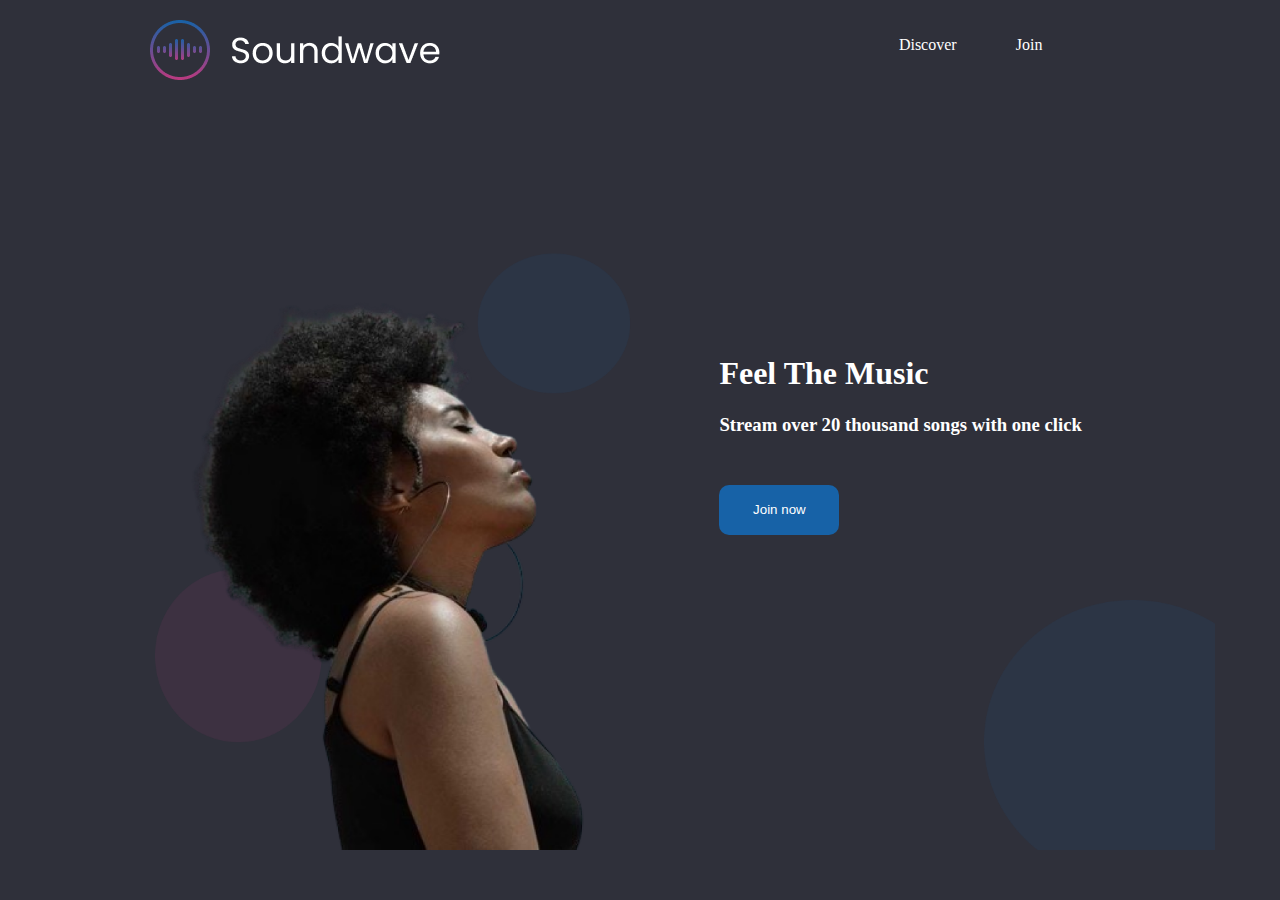
<file: index.html>
<!DOCTYPE html>
<html lang="en">
<head>
    <meta charset="UTF-8">
    <meta name="viewport" content="width=device-width, initial-scale=1.0">
    <title>Soundwave</title>
    <link rel="stylesheet" href="style.css">
</head>
<body>
    <header>
        <div class="logo">
            <img src="Images/logo.png" alt="#">
        </div>
            <ul class="menu">
                <li><a href="discover.html">Discover</a></li>
                <li><a href="contact.html">Join</a></li>
            </ul>
    </header>
    <div class="container">
        <div class="left">
            <img src="Images/ellips-1.png" alt="#">
        </div>
        <div class="right">
            <h1>Feel The Music</h1>
            <h3>Stream over 20 thousand songs with one click</h3>
            <button>Join now</button>
            <img src="Images/ellpse-2.png" alt="#">
        </div>
    </div>
    <div class="blue">
        
    </div>
    
   
</body>
</html>
</file>
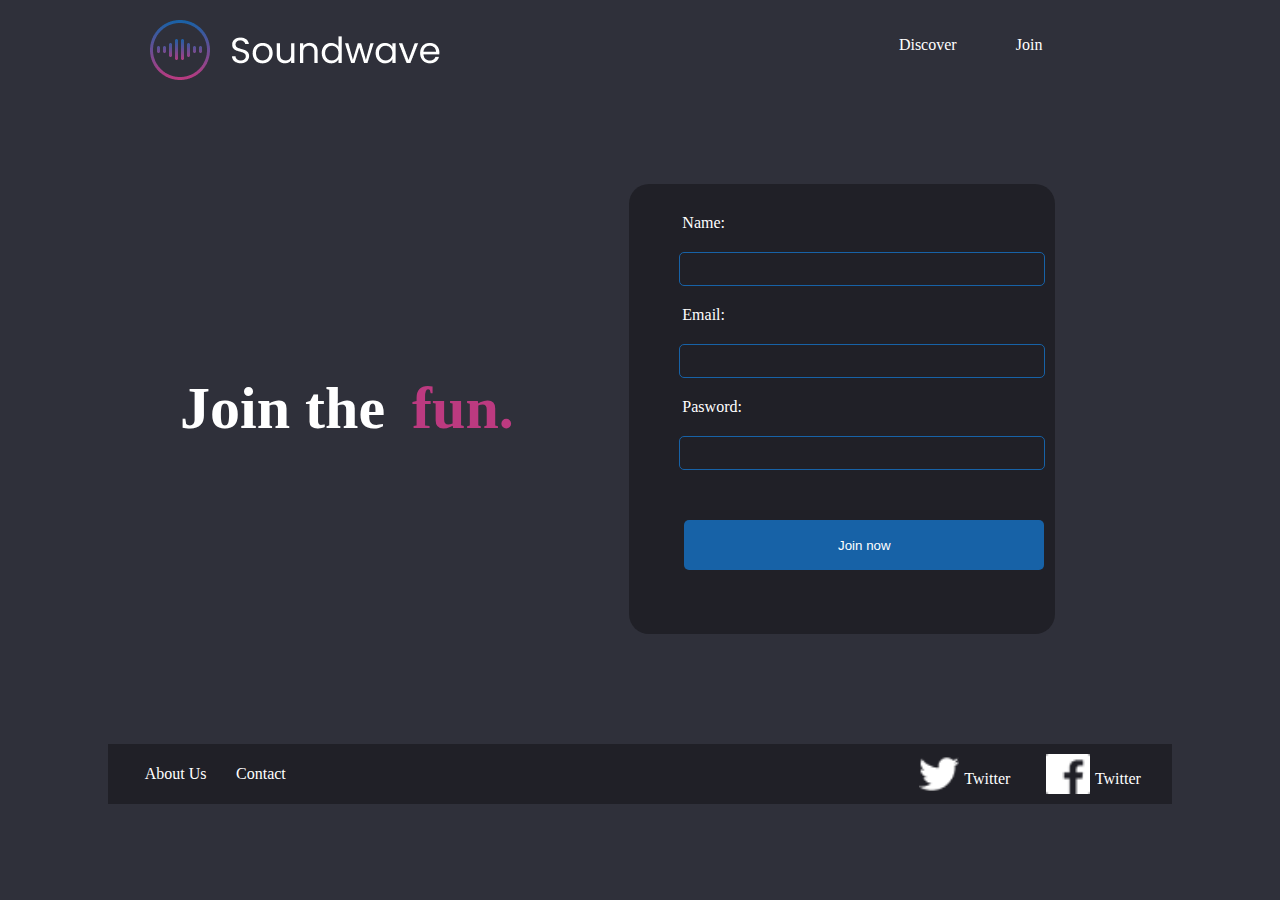
<file: contact.html>
<!DOCTYPE html>
<html lang="en">
<head>
    <meta charset="UTF-8">
    <meta name="viewport" content="width=device-width, initial-scale=1.0">
    <title>Contact</title>
    <link rel="stylesheet" href="style.css">
</head>
<body>
    <header>
        <div class="logo">
            <img src="Images/logo.png" alt="#">
        </div>
            <ul class="menu">
                <li><a href="discover.html">Discover</a></li>
                <li><a href="contact.html">Join</a></li>
            </ul>
    </header>
    
    <section id="form">
        <div class="fun">
            <h1>Join the <span>fun.</span></h1>
        </div>

        <div class="formilaire">
            <form action="#">
                <label for="name">Name:</label>
                <input type="name" name="name">
                <label for="Email">Email:</label>
                <input type="Email" name="Email:">
                <label for="Pasword">Pasword:</label>
                <input type="Pasword" name="Pasword">
                <button>Join now</button>
            </form>
        </div>
    </section>
    <footer class="foot">
        <div class="gauche">
            <p>About Us</p>
            <p>Contact</p>
        </div>
        <div class="droit">
           <div class="ftr">
            <img src="Images/twiter.png" alt="#">
            <p>Twitter</p>
           </div>
           <div class="ftr">
            <img src="Images/Group.png" alt="#">
            <p>Twitter</p>
           </div>


        </div>
    </footer> 
</body>
</html>
</file>
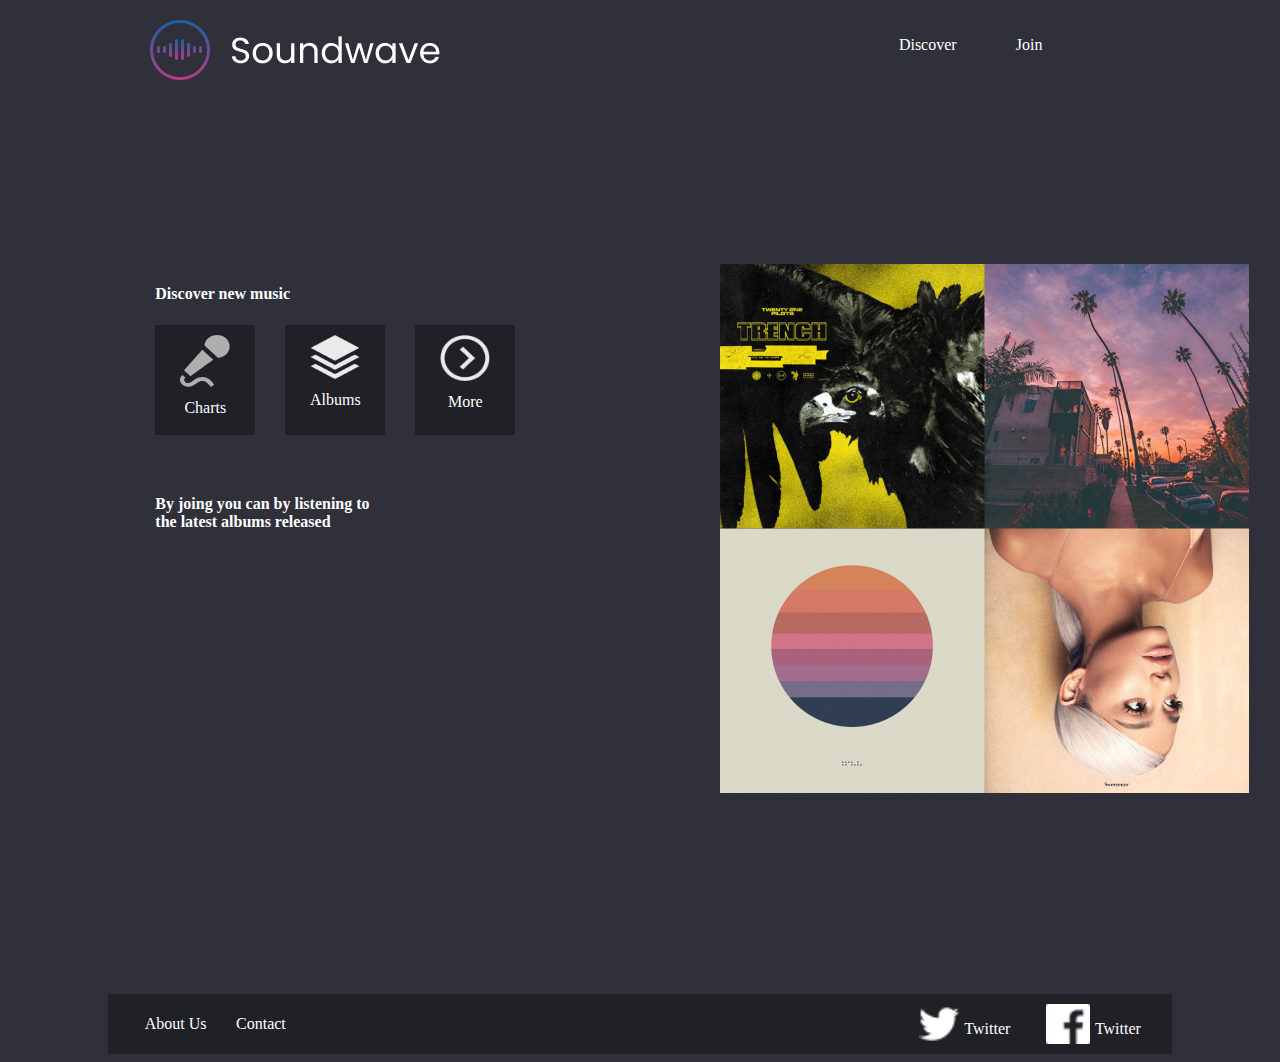
<file: discover.html>
<!DOCTYPE html>
<html lang="en">
<head>
    <meta charset="UTF-8">
    <meta name="viewport" content="width=device-width, initial-scale=1.0">
    <title>Discover</title>
    <link rel="stylesheet" href="style.css">
    
</head>
<body>
    <header>
        <div class="logo">
            <img src="Images/logo.png" alt="#">
        </div>
            <ul class="menu">
                <li><a href="discover.html">Discover</a></li>
                <li><a href="contact.html">Join</a></li>
            </ul>
    </header>
    
    <section id="music">
       
        <div class="discover">
            <h4>Discover new music </h4>
            <div class="items">
                <div class="charts">
                    <img src="Images/charts.svg" alt="#">
                    <p>Charts</p>
                </div>
                <div class="charts">
                    <img src="Images/Albums.png" alt="#">
                    <p>Albums</p>
                </div>
                <div class="charts">
                    <img src="Images/More.png" alt="#">
                    <p>More</p>
                </div>
            </div>
            <h4 class="title">By joing you can by listening to <br>the latest albums released</h4>
        </div>
        <div class="pictures">
            <img src="Images/covers-1.png" alt="#">
        </div>
    
</section>
 <footer class="foot">
        <div class="gauche">
            <p>About Us</p>
            <p>Contact</p>
        </div>
        <div class="droit">
           <div class="ftr">
            <img src="Images/twiter.png" alt="#">
            <p>Twitter</p>
           </div>
           <div class="ftr">
            <img src="Images/Group.png" alt="#">
            <p>Twitter</p>
           </div>


        </div>
    </footer>

</body>
</html>
</file>
<file: style.css>
* {
    
    color: #ffffff;
    margin-left: 3%;
    margin-right: 3%;
}
body {
    background-color: #2F303A;
}

header {
    display: flex;
    justify-content: space-between;
    margin-top: 20px;
}

.menu {
    display: flex;
    justify-content: space-between;
    margin-right: 100px;
    
}

.menu li {
    margin: 0 30px;
    list-style: none;
    text-decoration: none;
}

.menu li, a {
    text-decoration: none;
}

.container {
    display: flex;

}

.left img {
    width: 500px;
}


.right {
    width: 50%;
    margin-top:250px;
}

.right button {
    background-color: #1762A7;
    height: 50px;
    width: 120px;
    margin-top: 30px;
    border-radius: 10px;
    border: none;
}

.right img {
    margin-left: 280px;
    height: 250px;
    margin-top: 65px;
}

#music {
    display: flex;
    margin-top: 80px;
    height: 800px;
    
}

#music .discover {
    width: 50%;
    margin-top: 100px;
    
}

.title {
    margin-top: 60px;
}

.charts {
    width: 100px;
    height: 110px;
    background-color: #202027;
    text-align: center;
}

.items {
    width: 500px;
    display: flex;
    margin-left: 0;   
}


.charts img {
    background: transparent;
    margin-top: 10px;
}

.charts p {
    line-height: 2px;
    /* margin-right: 5px; */
}




.pictures {
    margin-top: 100px;
    margin-right: 90px;
}

#form {
    margin-top: 30px;
    height: 600px;
    display: flex;
}

.fun {
    width: 40%; 
    text-align: center;
    margin-top: 220px;
    font-size: 30px;
}

.fun span {
    color: #BC3A80;
}

.formilaire {
    width: 40%;
    height: 450px;
    margin-top: 70px;
    background-color: #202027;
    border-radius: 20px;
    margin-right: 90px;
}

form {
    display: flex;
    flex-direction: column;
    margin: 30px;
    margin-right: 40px;
    background-color: #202027;
    
}

.formilaire label {
    margin-left: 23px;
}

input {
    width: 360px;
    margin: 20px;
    height: 30px;
    background-color: #202027;
    border: 1px solid #1762A7;
    border-radius: 5px;
}


.formilaire button {
    width: 360px;
    height: 50px;
    margin-top: 30px;
    margin-left: 25px;
    background-color: #1762A7;
    border-radius: 5px;
    border: none;
}


.charts img {
    width: 50px;
}

.foot {
    height: 60px;
    background-color: #202027;
    display: flex;
    justify-content: space-between;
    align-items: center;
    margin-top: 30px;
}

.gauche {
    display: flex;
    justify-content: space-between;
    width: 150px;
}

.droit {
    display: flex;
    width: 230px;
    justify-content: space-between;
    height: 40px;
    
}

.ftr {
    display: flex;
}

@media(max-width:800px) {

    .menu {
        flex-direction: column;
    }
    .container {
        flex-direction: column;
    }

    #music {
        flex-direction: column;
    }

    .items {
        flex-direction: column;
    }

    .foot {
        margin-top: 480px;
        
    }

    #form {
        flex-direction: column;
    }

    
    #form input {
        width: 150px;
    }

    #form button {
        width: 150px;
    }
}
</file>
